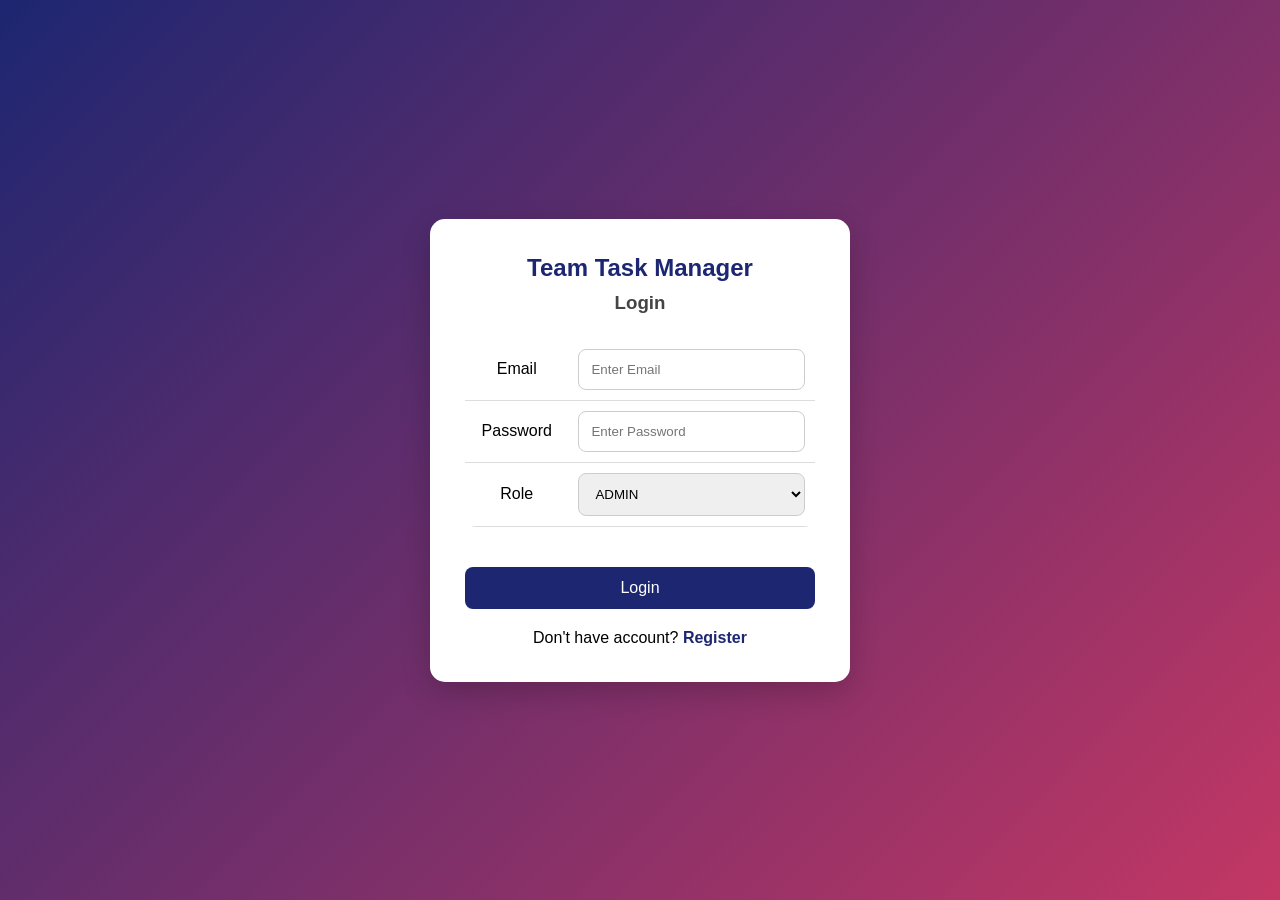
<file: frontend/index.html>
<!DOCTYPE html>
<html>

<head>

    <title>Login</title>

    <link rel="stylesheet" href="style.css">

</head>

<body>

<div class="container">

    <div class="card">

        <h2 class="main-heading">
            Team Task Manager
        </h2>

        <h3 class="sub-heading">
            Login
        </h3>

        <table class="form-table">

            <tr>

                <td>Email</td>

                <td>

                    <input
                            type="email"
                            id="email"
                            placeholder="Enter Email"
                    >

                </td>

            </tr>

            <tr>

                <td>Password</td>

                <td>

                    <input
                            type="password"
                            id="password"
                            placeholder="Enter Password"
                    >

                </td>

            </tr>

            <tr>

                <td>Role</td>

                <td>

                    <select id="role">

                        <option value="ADMIN">
                            ADMIN
                        </option>

                        <option value="MEMBER">
                            MEMBER
                        </option>

                    </select>

                </td>

            </tr>

        </table>

        <button onclick="login()">

            Login

        </button>

        <p class="bottom-text">

            Don't have account?

            <a href="register.html">
                Register
            </a>

        </p>

    </div>

</div>

<script src="login.js"></script>

</body>
</html>
</file>
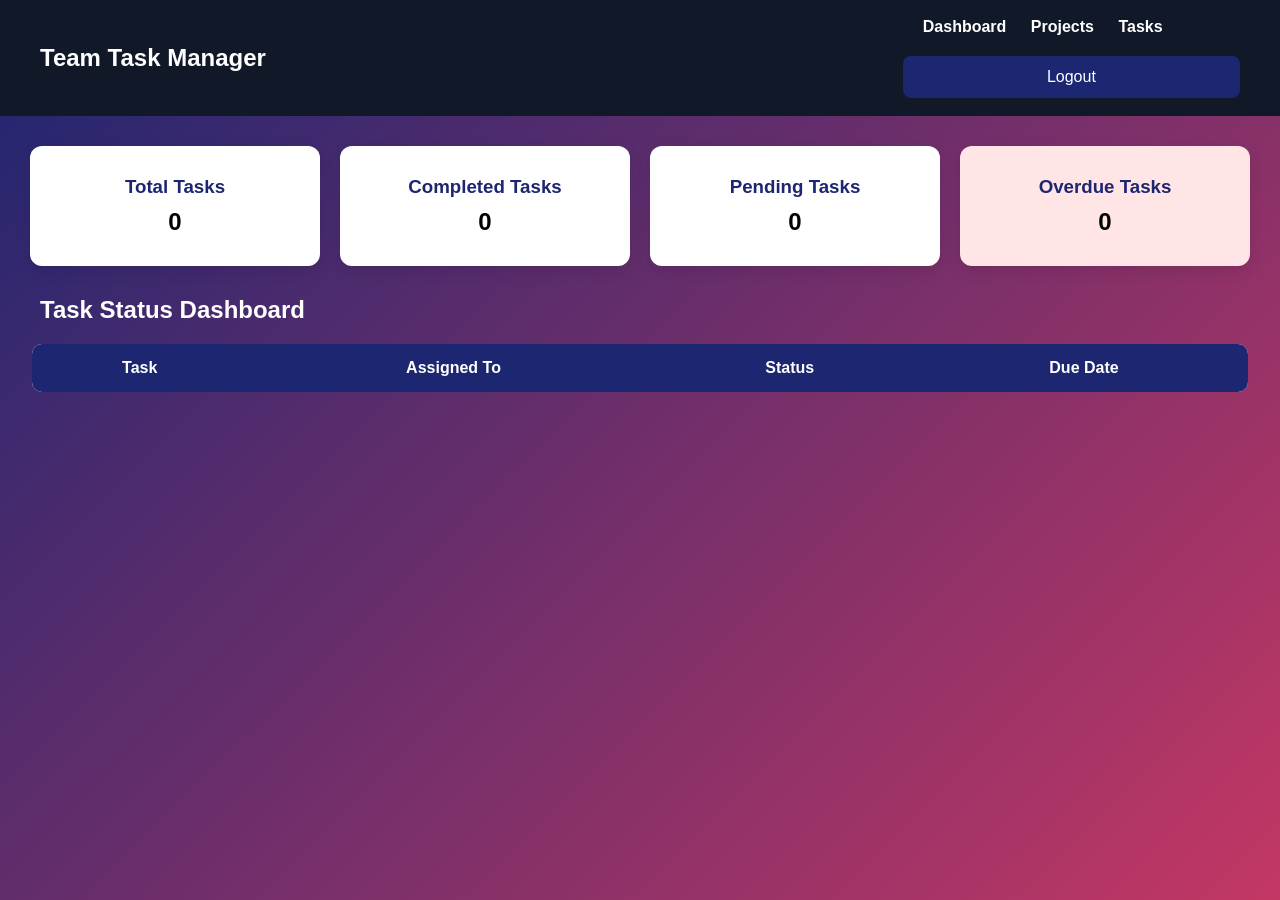
<file: frontend/dashboard.html>
<!DOCTYPE html>
<html>

<head>

    <title>Dashboard</title>

    <link rel="stylesheet" href="style.css">

</head>

<body>

<nav>

    <h2>Team Task Manager</h2>

    <div>

        <a href="dashboard.html">Dashboard</a>

        <a href="projects.html">Projects</a>

        <a href="tasks.html">Tasks</a>

        <button onclick="logout()" class="nav-btn">
            Logout
        </button>

    </div>

</nav>

<div class="dashboard-container">

    <div class="dashboard-card">

        <h3>Total Tasks</h3>

        <p id="totalTasks">0</p>

    </div>

    <div class="dashboard-card">

        <h3>Completed Tasks</h3>

        <p id="completedTasks">0</p>

    </div>

    <div class="dashboard-card">

        <h3>Pending Tasks</h3>

        <p id="pendingTasks">0</p>

    </div>

    <div class="dashboard-card overdue">

        <h3>Overdue Tasks</h3>

        <p id="overdueTasks">0</p>

    </div>

</div>

<h2 class="section-title">

    Task Status Dashboard

</h2>

<table>

    <thead>

    <tr>

        <th>Task</th>

        <th>Assigned To</th>

        <th>Status</th>

        <th>Due Date</th>

    </tr>

    </thead>

    <tbody id="taskTableBody">

    </tbody>

</table>

<script src="dashboard.js"></script>

</body>
</html>
</file>
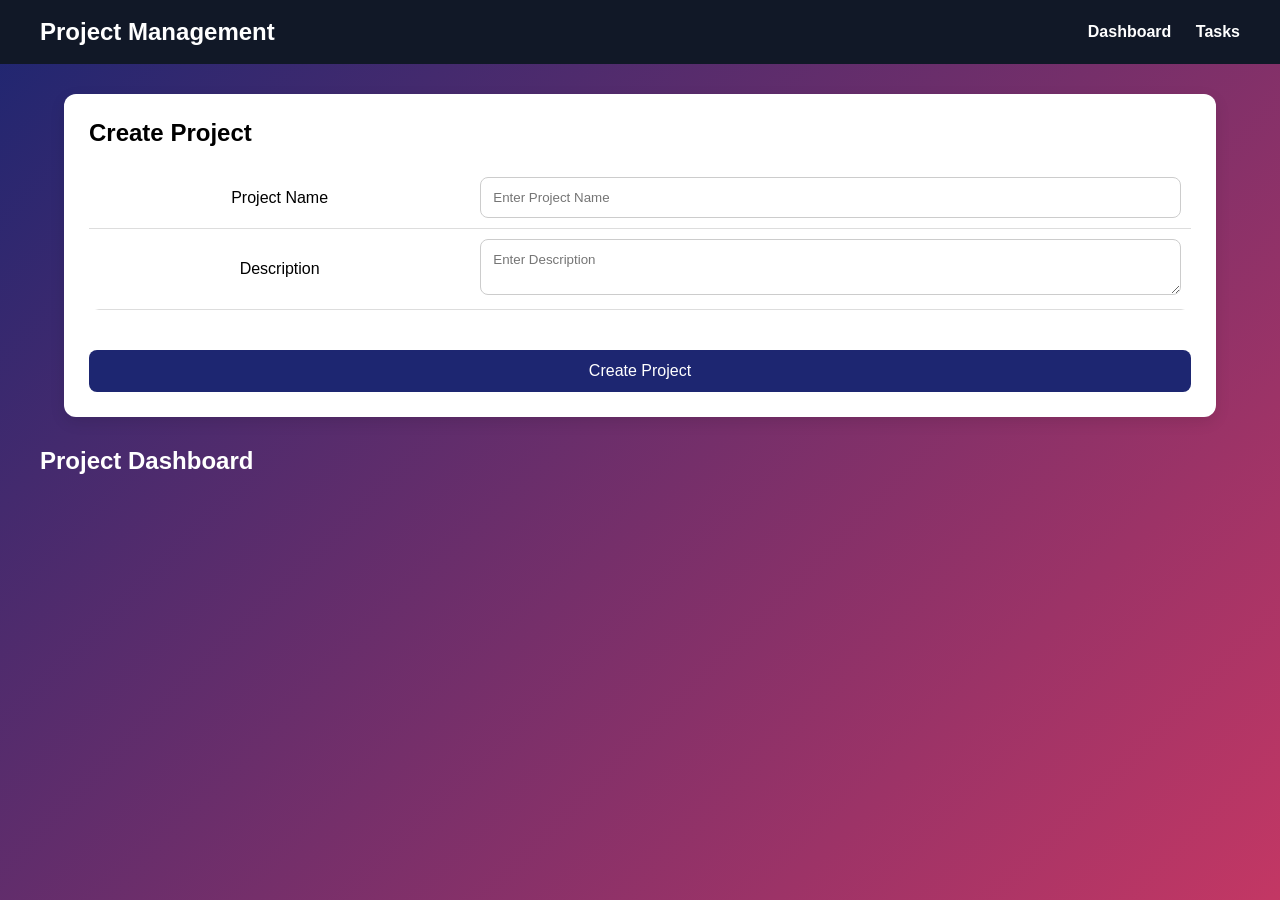
<file: frontend/projects.html>
<!DOCTYPE html>
<html>

<head>

    <title>Projects</title>

    <link rel="stylesheet" href="style.css">

</head>

<body>

<nav>

    <h2>Project Management</h2>

    <div>

        <a href="dashboard.html">Dashboard</a>

        <a href="tasks.html">Tasks</a>

    </div>

</nav>

<div class="form-card">

    <h2>Create Project</h2>

    <table class="form-table">

        <tr>

            <td>

                Project Name

            </td>

            <td>

                <input
                        type="text"
                        id="projectName"
                        placeholder="Enter Project Name"
                >

            </td>

        </tr>

        <tr>

            <td>

                Description

            </td>

            <td>

                <textarea
                        id="projectDescription"
                        placeholder="Enter Description"
                ></textarea>

            </td>

        </tr>

    </table>

    <button onclick="createProject()">

        Create Project

    </button>

</div>

<h2 class="section-title">

    Project Dashboard

</h2>

<div id="projectList" class="project-grid">

</div>

<script src="project.js"></script>

</body>
</html>
</file>
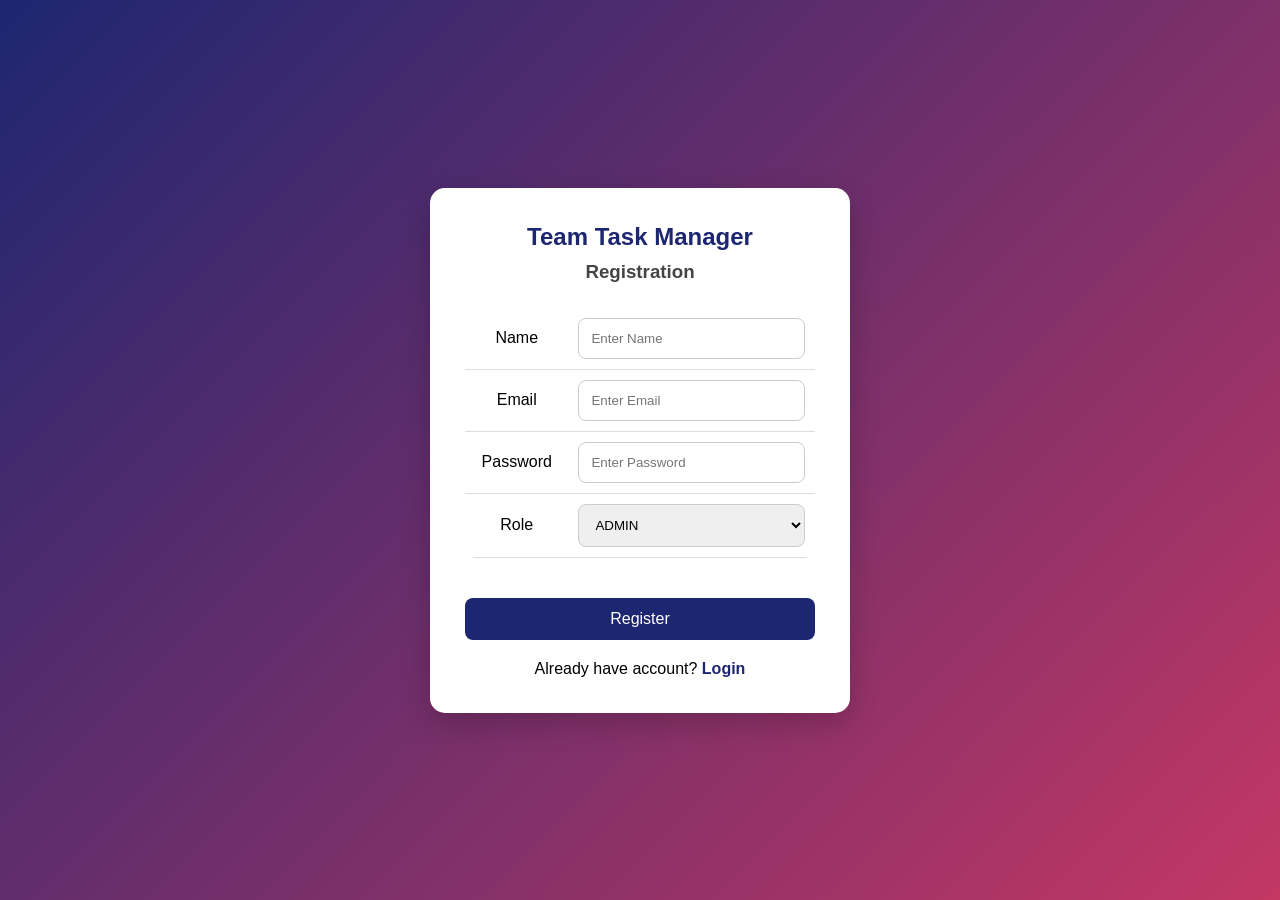
<file: frontend/register.html>
<!DOCTYPE html>
<html>

<head>

    <title>Register</title>

    <link rel="stylesheet" href="style.css">

</head>

<body>

<div class="container">

    <div class="card">

        <h2 class="main-heading">
            Team Task Manager
        </h2>

        <h3 class="sub-heading">
            Registration
        </h3>

        <table class="form-table">

            <tr>

                <td>
                    Name
                </td>

                <td>
                    <input
                            type="text"
                            id="name"
                            placeholder="Enter Name"
                    >
                </td>

            </tr>

            <tr>

                <td>
                    Email
                </td>

                <td>
                    <input
                            type="email"
                            id="email"
                            placeholder="Enter Email"
                    >
                </td>

            </tr>

            <tr>

                <td>
                    Password
                </td>

                <td>
                    <input
                            type="password"
                            id="password"
                            placeholder="Enter Password"
                    >
                </td>

            </tr>

            <tr>

                <td>
                    Role
                </td>

                <td>

                    <select id="role">

                        <option value="ADMIN">
                            ADMIN
                        </option>

                        <option value="MEMBER">
                            MEMBER
                        </option>

                    </select>

                </td>

            </tr>

        </table>

        <button onclick="registerUser()">

            Register

        </button>

        <p class="bottom-text">

            Already have account?

            <a href="index.html">
                Login
            </a>

        </p>

    </div>

</div>

<script src="register.js"></script>

</body>
</html>
</file>
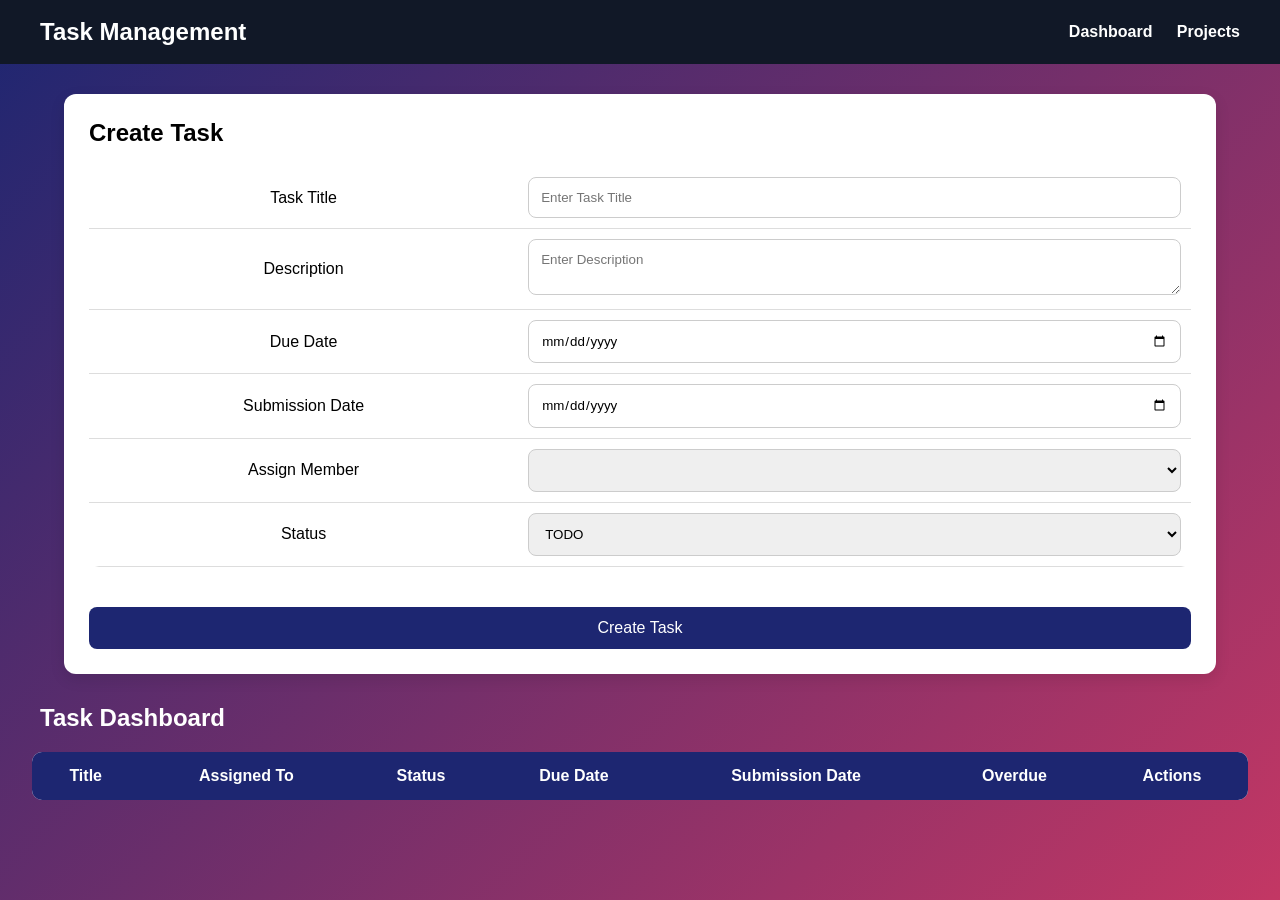
<file: frontend/tasks.html>
<!DOCTYPE html>
<html>

<head>

    <title>Task Management</title>

    <link rel="stylesheet" href="style.css">

</head>

<body>

<nav>

    <h2>Task Management</h2>

    <div>

        <a href="dashboard.html">
            Dashboard
        </a>

        <a href="projects.html">
            Projects
        </a>

    </div>

</nav>

<div class="form-card">

    <h2>Create Task</h2>

    <table class="form-table">

        <tr>

            <td>
                Task Title
            </td>

            <td>

                <input
                        type="text"
                        id="title"
                        placeholder="Enter Task Title"
                >

            </td>

        </tr>

        <tr>

            <td>
                Description
            </td>

            <td>

                <textarea
                        id="description"
                        placeholder="Enter Description"
                ></textarea>

            </td>

        </tr>

        <tr>

            <td>
                Due Date
            </td>

            <td>

                <input
                        type="date"
                        id="dueDate"
                >

            </td>

        </tr>

        <tr>

            <td>
                Submission Date
            </td>

            <td>

                <input
                        type="date"
                        id="submissionDate"
                >

            </td>

        </tr>

        <tr>

            <td>
                Assign Member
            </td>

            <td>

                <select id="assignedUser">

                </select>

            </td>

        </tr>

        <tr>

            <td>
                Status
            </td>

            <td>

                <select id="status">

                    <option value="TODO">
                        TODO
                    </option>

                    <option value="IN_PROGRESS">
                        IN_PROGRESS
                    </option>

                    <option value="DONE">
                        DONE
                    </option>

                </select>

            </td>

        </tr>

    </table>

    <button onclick="createTask()">

        Create Task

    </button>

</div>

<h2 class="section-title">

    Task Dashboard

</h2>

<table>

    <thead>

    <tr>

        <th>Title</th>

        <th>Assigned To</th>

        <th>Status</th>

        <th>Due Date</th>

        <th>Submission Date</th>

        <th>Overdue</th>

        <th>Actions</th>

    </tr>

    </thead>

    <tbody id="taskList">

    </tbody>

</table>

<script src="task.js"></script>

</body>
</html>
</file>
<file: frontend/style.css>
*{
    margin:0;
    padding:0;
    box-sizing:border-box;
    font-family:Arial, sans-serif;
}

body{

    background:linear-gradient(
            135deg,
            #1d2671,
            #c33764
    );

    min-height:100vh;
}

.container{

    display:flex;

    justify-content:center;

    align-items:center;

    min-height:100vh;
}

.card{

    background:white;

    width:420px;

    padding:35px;

    border-radius:15px;

    box-shadow:0 10px 30px rgba(0,0,0,0.2);
}

.main-heading{

    text-align:center;

    color:#1d2671;

    margin-bottom:10px;
}

.sub-heading{

    text-align:center;

    margin-bottom:25px;

    color:#444;
}

.form-table{

    width:100%;
}

.form-table td{

    padding:10px;
}

input,
select,
textarea{

    width:100%;

    padding:12px;

    border:1px solid #ccc;

    border-radius:8px;

    outline:none;

    transition:0.3s;
}

input:focus,
select:focus,
textarea:focus{

    border-color:#1d2671;
}

button{

    width:100%;

    margin-top:20px;

    padding:12px;

    border:none;

    border-radius:8px;

    background:#1d2671;

    color:white;

    font-size:16px;

    cursor:pointer;

    transition:0.3s;
}

button:hover{

    background:#c33764;
}

.bottom-text{

    margin-top:20px;

    text-align:center;
}

.bottom-text a{

    color:#1d2671;

    text-decoration:none;

    font-weight:bold;
}

nav{

    background:#111827;

    color:white;

    padding:18px 40px;

    display:flex;

    justify-content:space-between;

    align-items:center;
}

nav a{

    color:white;

    margin-left:20px;

    text-decoration:none;

    font-weight:bold;
}

.dashboard-container{

    display:grid;

    grid-template-columns:repeat(4,1fr);

    gap:20px;

    padding:30px;
}

.dashboard-card{

    background:white;

    padding:30px;

    border-radius:12px;

    text-align:center;

    box-shadow:0 5px 15px rgba(0,0,0,0.1);
}

.dashboard-card h3{

    margin-bottom:10px;

    color:#1d2671;
}

.dashboard-card p{

    font-size:24px;

    font-weight:bold;
}

.overdue{

    background:#ffe5e5;
}

.form-card{

    width:90%;

    margin:30px auto;

    background:white;

    padding:25px;

    border-radius:12px;

    box-shadow:0 5px 15px rgba(0,0,0,0.1);
}

.section-title{

    margin-left:40px;

    color:white;
}

table{

    width:95%;

    margin:20px auto;

    background:white;

    border-collapse:collapse;

    border-radius:10px;

    overflow:hidden;
}

table th{

    background:#1d2671;

    color:white;

    padding:15px;
}

table td{

    padding:15px;

    text-align:center;

    border-bottom:1px solid #ddd;
}

table tr:hover{

    background:#f5f5f5;
}
</file>
